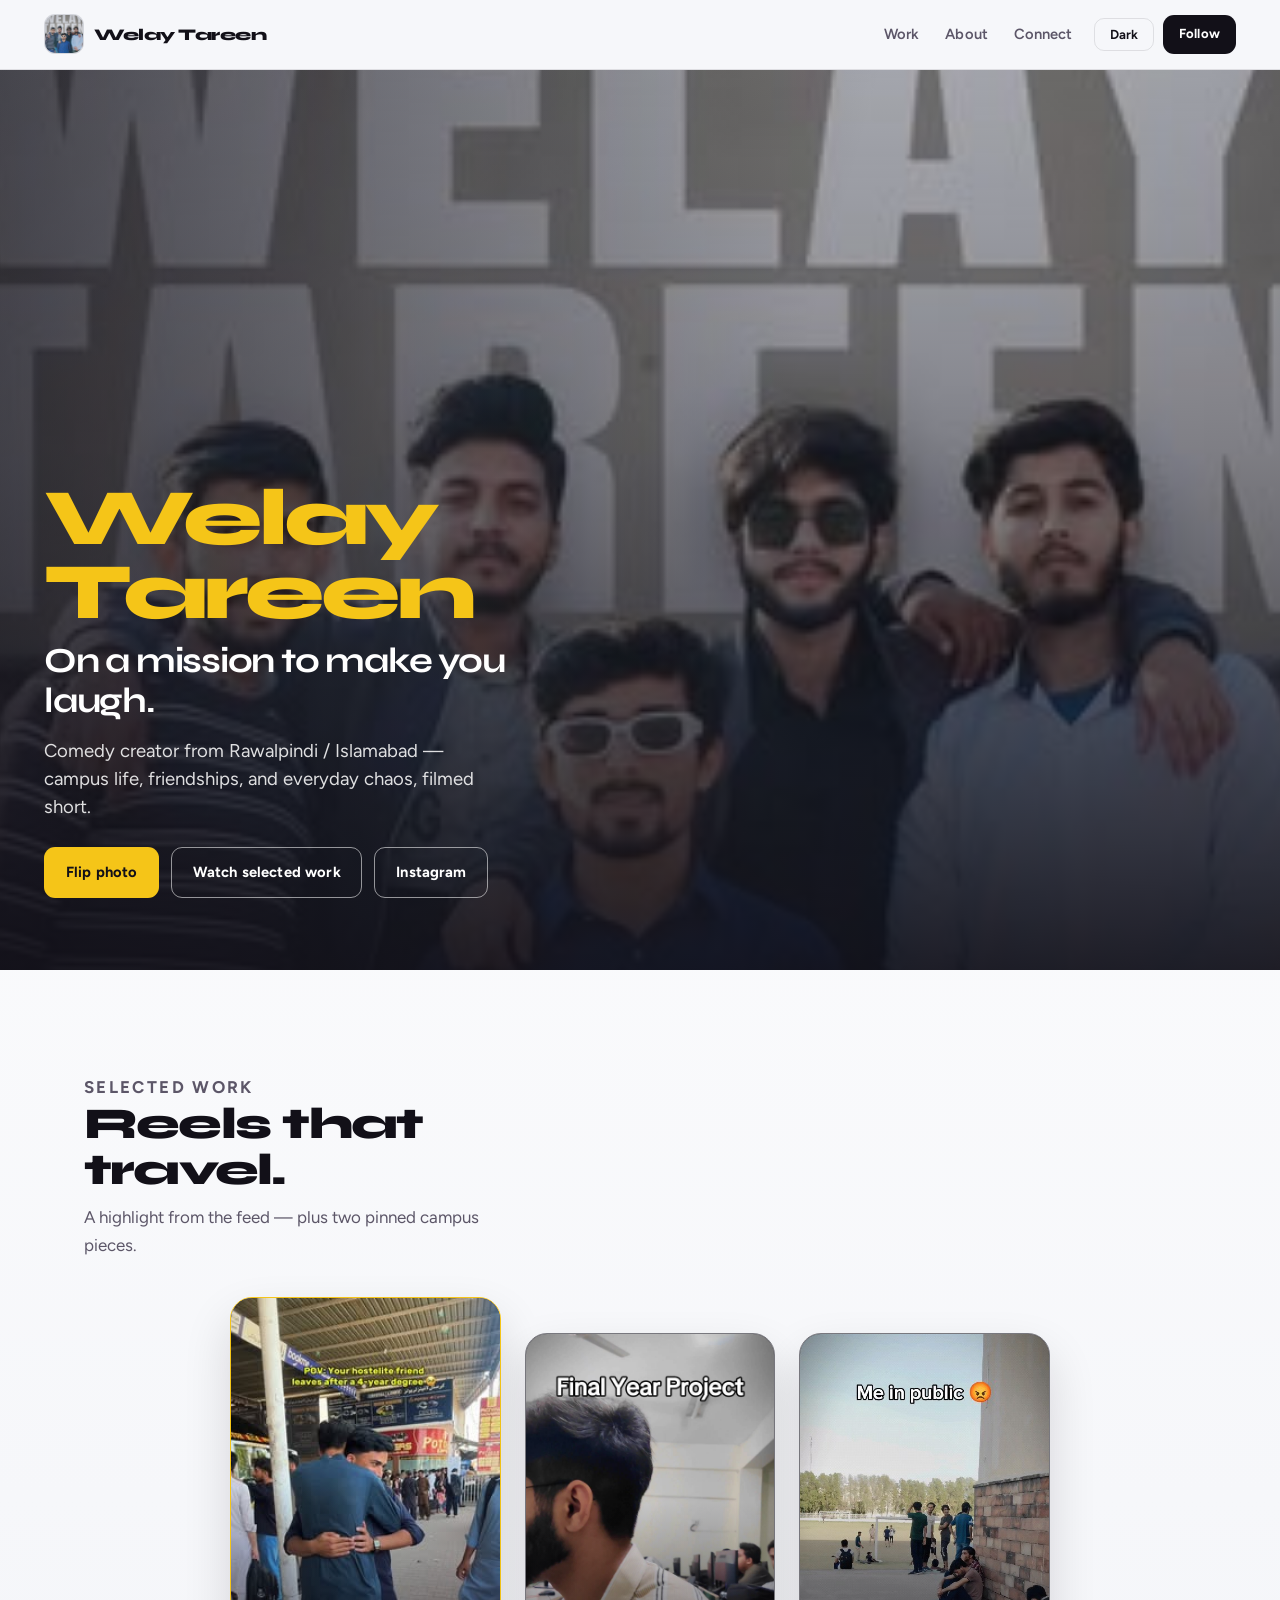
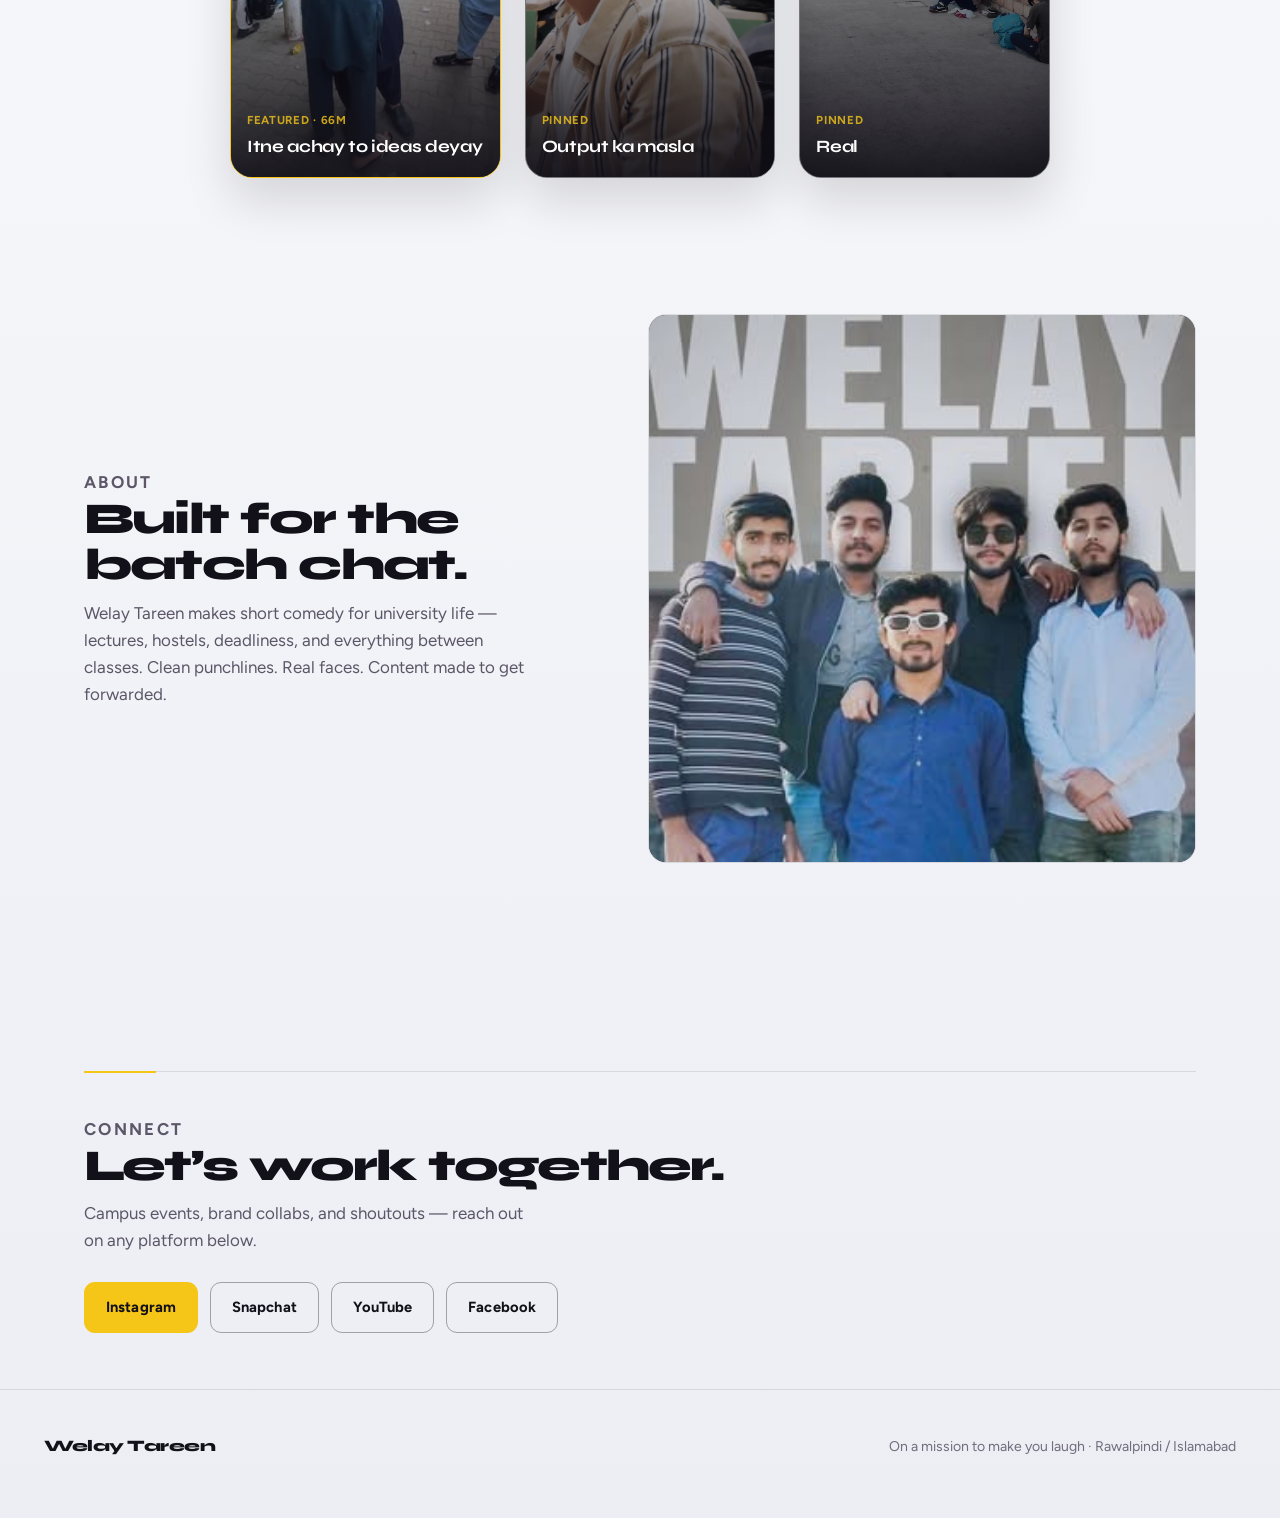
<file: index.html>
<!DOCTYPE html>
<html lang="en">
  <head>
    <meta charset="UTF-8" />
    <meta name="viewport" content="width=device-width, initial-scale=1" />
    <title>Welay Tareen — On a mission to make you laugh</title>
    <meta
      name="description"
      content="Welay Tareen — comedy content creator from Rawalpindi / Islamabad. Short, sharp campus reels."
    />
    <link rel="preconnect" href="https://fonts.googleapis.com" />
    <link rel="preconnect" href="https://fonts.gstatic.com" crossorigin />
    <link
      href="https://fonts.googleapis.com/css2?family=Syne:wght@600;700;800&family=Figtree:wght@400;500;600;700&display=swap"
      rel="stylesheet"
    />
    <link rel="stylesheet" href="styles/main.css" />
    <script>
      (function () {
        try {
          var t = localStorage.getItem("welay-theme");
          if (t !== "dark" && t !== "light") {
            t = matchMedia("(prefers-color-scheme: dark)").matches ? "dark" : "light";
          }
          document.documentElement.setAttribute("data-theme", t);
        } catch (e) {
          document.documentElement.setAttribute("data-theme", "light");
        }
      })();
    </script>
  </head>
  <body>
    <a class="skip-link" href="#main">Skip to content</a>

    <header class="site-header">
      <a class="brand-mark" href="#top" aria-label="Welay Tareen home">
        <img class="brand-dp" src="assets/dp.jpg" alt="" width="40" height="40" />
        <span>Welay Tareen</span>
      </a>
      <nav class="nav" aria-label="Primary">
        <a href="#reels">Work</a>
        <a href="#about">About</a>
        <a href="#contact">Connect</a>
      </nav>
      <div class="header-actions">
        <button
          type="button"
          id="theme-toggle"
          class="theme-toggle"
          aria-label="Switch theme"
          title="Dark / Light"
        >
          <span class="theme-toggle-label" data-when="light">Dark</span>
          <span class="theme-toggle-label" data-when="dark">Light</span>
        </button>
        <a
          class="btn btn-small"
          href="https://www.instagram.com/welay_tareen/"
          target="_blank"
          rel="noopener noreferrer"
          >Follow</a
        >
      </div>
    </header>

    <main id="main">
      <section class="hero" id="top" aria-labelledby="hero-brand">
        <div class="hero-media" id="hero-media" aria-hidden="true">
          <img class="flip-target" src="assets/dp.jpg" alt="" />
          <div class="hero-wash"></div>
        </div>

        <div class="hero-copy">
          <p class="brand" id="hero-brand">Welay Tareen</p>
          <h1>On a mission to make you laugh.</h1>
          <p class="lede">
            Comedy creator from Rawalpindi / Islamabad — campus life, friendships, and everyday
            chaos, filmed short.
          </p>
          <div class="cta-row">
            <button
              type="button"
              class="btn btn-primary"
              id="flip-banda"
              aria-pressed="false"
              aria-label="Flip photo upside down"
            >
              Flip photo
            </button>
            <a class="btn btn-ghost" href="#reels">Watch selected work</a>
            <a
              class="btn btn-ghost"
              href="https://www.instagram.com/welay_tareen/"
              target="_blank"
              rel="noopener noreferrer"
              >Instagram</a
            >
          </div>
        </div>
      </section>

      <section class="section reels" id="reels" aria-labelledby="reels-title">
        <div class="section-head reveal">
          <p class="eyebrow">Selected work</p>
          <h2 id="reels-title">Reels that travel.</h2>
          <p>A highlight from the feed — plus two pinned campus pieces.</p>
        </div>

        <div class="phone-row" role="list">
          <article class="phone phone-feature" role="listitem">
            <a
              class="phone-link"
              href="https://www.instagram.com/reel/DR-Epk_CvMp/"
              target="_blank"
              rel="noopener noreferrer"
            >
              <img src="assets/ig-viral.jpg" alt="Welay Tareen viral Instagram reel" />
              <span class="phone-meta">
                <span class="phone-handle">Featured · 66M</span>
                <span class="phone-title">Itne achay to ideas deyay</span>
              </span>
            </a>
          </article>
          <article class="phone" role="listitem">
            <a
              class="phone-link"
              href="https://www.instagram.com/reel/C5BryT2shfr/"
              target="_blank"
              rel="noopener noreferrer"
            >
              <img src="assets/ig-reel1.jpg" alt="Welay Tareen project reel Output ka masla" />
              <span class="phone-meta">
                <span class="phone-handle">Pinned</span>
                <span class="phone-title">Output ka masla</span>
              </span>
            </a>
          </article>
          <article class="phone" role="listitem">
            <a
              class="phone-link"
              href="https://www.instagram.com/reel/C7XAhgZNTE6/"
              target="_blank"
              rel="noopener noreferrer"
            >
              <img src="assets/ig-reel2.jpg" alt="Welay Tareen project reel Real" />
              <span class="phone-meta">
                <span class="phone-handle">Pinned</span>
                <span class="phone-title">Real</span>
              </span>
            </a>
          </article>
        </div>
      </section>

      <section class="section about" id="about" aria-labelledby="about-title">
        <div class="about-grid reveal">
          <div class="about-copy">
            <p class="eyebrow">About</p>
            <h2 id="about-title">Built for the batch chat.</h2>
            <p>
              Welay Tareen makes short comedy for university life — lectures, hostels, deadliness,
              and everything between classes. Clean punchlines. Real faces. Content made to get
              forwarded.
            </p>
          </div>
          <figure class="about-figure">
            <img src="assets/dp.jpg" alt="Welay Tareen" />
          </figure>
        </div>
      </section>

      <section class="section contact" id="contact" aria-labelledby="contact-title">
        <div class="contact-panel reveal">
          <p class="eyebrow">Connect</p>
          <h2 id="contact-title">Let’s work together.</h2>
          <p>Campus events, brand collabs, and shoutouts — reach out on any platform below.</p>
          <div class="cta-row contact-links">
            <a
              class="btn btn-primary"
              href="https://www.instagram.com/welay_tareen/"
              target="_blank"
              rel="noopener noreferrer"
              >Instagram</a
            >
            <a
              class="btn btn-ghost"
              href="https://www.snapchat.com/@welay-tareen"
              target="_blank"
              rel="noopener noreferrer"
              >Snapchat</a
            >
            <a
              class="btn btn-ghost"
              href="https://www.youtube.com/@welaytareen"
              target="_blank"
              rel="noopener noreferrer"
              >YouTube</a
            >
            <a
              class="btn btn-ghost"
              href="https://www.facebook.com/people/Welay-Tareen/61556095808735/"
              target="_blank"
              rel="noopener noreferrer"
              >Facebook</a
            >
          </div>
        </div>
      </section>
    </main>

    <footer class="site-footer">
      <div class="footer-inner">
        <p><span class="brand-inline">Welay Tareen</span></p>
        <p class="fine">On a mission to make you laugh · Rawalpindi / Islamabad</p>
      </div>
    </footer>

    <script src="js/main.js"></script>
  </body>
</html>
</file>
<file: styles/main.css>
:root,
html[data-theme="light"] {
  --ink: #121018;
  --ink-soft: #2a2634;
  --paper: #f6f7fa;
  --paper-deep: #eceef4;
  --lemon: #f5c518;
  --coral: #e85d3b;
  --muted: #5c5668;
  --line: rgba(18, 16, 24, 0.1);
  --header-bg: rgba(246, 247, 250, 0.9);
  --btn-on-ink: #ffffff;
  --phone-shadow: rgba(18, 16, 24, 0.14);
  --accent-soft: rgba(245, 197, 24, 0.16);
  --bg:
    radial-gradient(1000px 480px at 8% -8%, var(--accent-soft), transparent 58%),
    radial-gradient(800px 420px at 100% 12%, rgba(232, 93, 59, 0.08), transparent 52%),
    linear-gradient(180deg, #ffffff 0%, var(--paper) 48%, var(--paper-deep) 100%);
  --font-display: "Syne", system-ui, sans-serif;
  --font-body: "Figtree", system-ui, sans-serif;
  --max: 1120px;
  --radius: 16px;
  --ease: cubic-bezier(0.22, 1, 0.36, 1);
}

html[data-theme="dark"] {
  --ink: #f2efe8;
  --ink-soft: #d4cec4;
  --paper: #121018;
  --paper-deep: #0b0a0f;
  --lemon: #f5c518;
  --coral: #ff6f4d;
  --muted: #a8a0b4;
  --line: rgba(242, 239, 232, 0.12);
  --header-bg: rgba(18, 16, 24, 0.9);
  --btn-on-ink: #121018;
  --phone-shadow: rgba(0, 0, 0, 0.4);
  --accent-soft: rgba(245, 197, 24, 0.1);
  --bg:
    radial-gradient(1000px 480px at 8% -8%, var(--accent-soft), transparent 58%),
    radial-gradient(800px 420px at 100% 12%, rgba(255, 111, 77, 0.08), transparent 52%),
    linear-gradient(180deg, #19161f 0%, var(--paper) 48%, var(--paper-deep) 100%);
}

*,
*::before,
*::after {
  box-sizing: border-box;
}

html {
  scroll-behavior: smooth;
}

body {
  margin: 0;
  font-family: var(--font-body);
  color: var(--ink);
  background: var(--bg);
  line-height: 1.55;
  min-height: 100vh;
  -webkit-font-smoothing: antialiased;
  transition: background 0.35s var(--ease), color 0.25s ease;
}

img {
  display: block;
  max-width: 100%;
  height: auto;
}

a {
  color: inherit;
  text-decoration: none;
}

.skip-link {
  position: absolute;
  left: -999px;
  top: 0;
  background: var(--ink);
  color: var(--btn-on-ink);
  padding: 0.6rem 1rem;
  z-index: 100;
}

.skip-link:focus {
  left: 0.75rem;
  top: 0.75rem;
}

.site-header {
  position: sticky;
  top: 0;
  z-index: 20;
  display: flex;
  align-items: center;
  gap: 1rem;
  padding: 0.9rem clamp(1.1rem, 4vw, 2.75rem);
  backdrop-filter: blur(16px);
  background: var(--header-bg);
  border-bottom: 1px solid var(--line);
}

.header-actions {
  display: flex;
  align-items: center;
  gap: 0.55rem;
  margin-left: auto;
}

.theme-toggle {
  appearance: none;
  border: 1.5px solid var(--line);
  background: transparent;
  color: var(--ink);
  font-family: var(--font-body);
  font-weight: 650;
  font-size: 0.82rem;
  letter-spacing: 0.02em;
  border-radius: 10px;
  padding: 0.52rem 0.9rem;
  cursor: pointer;
  transition: transform 0.3s var(--ease), background 0.2s ease, border-color 0.2s ease;
}

.theme-toggle:hover,
.theme-toggle:focus-visible {
  transform: translateY(-1px);
  border-color: var(--ink);
}

.theme-toggle-label {
  display: none;
}

html[data-theme="light"] .theme-toggle-label[data-when="light"],
html[data-theme="dark"] .theme-toggle-label[data-when="dark"] {
  display: inline;
}

.brand-mark {
  display: inline-flex;
  align-items: center;
  gap: 0.65rem;
  font-family: var(--font-display);
  font-weight: 800;
  font-size: 1.02rem;
  letter-spacing: -0.03em;
}

.brand-dp {
  width: 40px;
  height: 40px;
  border-radius: 11px;
  object-fit: cover;
  background: var(--paper-deep);
  border: 1px solid var(--line);
}

.nav {
  display: none;
  gap: 1.6rem;
  margin-left: auto;
  margin-right: 0.35rem;
  font-size: 0.92rem;
  font-weight: 600;
  letter-spacing: 0.01em;
}

.nav a {
  color: var(--muted);
  position: relative;
}

.nav a::after {
  content: "";
  position: absolute;
  left: 0;
  bottom: -0.25rem;
  width: 100%;
  height: 1.5px;
  background: var(--lemon);
  transform: scaleX(0);
  transform-origin: left;
  transition: transform 0.3s var(--ease);
}

.nav a:hover,
.nav a:focus-visible {
  color: var(--ink);
}

.nav a:hover::after,
.nav a:focus-visible::after {
  transform: scaleX(1);
}

.btn {
  display: inline-flex;
  align-items: center;
  justify-content: center;
  font-family: var(--font-body);
  font-weight: 700;
  font-size: 0.92rem;
  letter-spacing: 0.01em;
  border: 1.5px solid transparent;
  border-radius: 11px;
  padding: 0.82rem 1.3rem;
  transition: transform 0.35s var(--ease), background 0.25s ease, color 0.25s ease,
    border-color 0.25s ease;
  cursor: pointer;
}

.btn:hover,
.btn:focus-visible {
  transform: translateY(-2px);
}

.btn-small {
  padding: 0.52rem 0.95rem;
  font-size: 0.82rem;
  background: var(--ink);
  color: var(--btn-on-ink);
}

.btn-primary {
  background: var(--lemon);
  color: #121018;
}

.btn-primary:hover,
.btn-primary:focus-visible {
  background: #ffd84a;
}

.btn-ghost {
  background: transparent;
  border-color: color-mix(in srgb, var(--ink) 35%, transparent);
  color: var(--ink);
}

.btn-ghost:hover,
.btn-ghost:focus-visible {
  background: var(--ink);
  border-color: var(--ink);
  color: var(--btn-on-ink);
}

.hero {
  position: relative;
  min-height: 100svh;
  display: grid;
  align-items: end;
  padding: clamp(2rem, 6vw, 4.5rem) clamp(1.1rem, 4vw, 2.75rem);
  overflow: clip;
  color: #fff;
}

.hero-media {
  position: absolute;
  inset: 0;
  z-index: 0;
}

.hero-media .flip-target {
  width: 100%;
  height: 100%;
  object-fit: cover;
  object-position: center 16%;
  transform: scale(1.04);
  animation: hero-drift 20s var(--ease) infinite alternate;
  background: #211e2a;
  transform-origin: center center;
  transition: transform 0.7s var(--ease);
}

.hero-media.is-flipped .flip-target {
  animation: none;
  transform: rotate(180deg) scale(1.06);
}

.hero-wash {
  position: absolute;
  inset: 0;
  background:
    linear-gradient(180deg, rgba(18, 16, 24, 0.18) 0%, rgba(18, 16, 24, 0.42) 42%, rgba(18, 16, 24, 0.92) 100%),
    linear-gradient(105deg, rgba(18, 16, 24, 0.62) 0%, transparent 58%);
}

.hero-copy {
  position: relative;
  z-index: 1;
  max-width: 40rem;
  animation: rise-in 0.95s var(--ease) both;
}

.brand {
  margin: 0 0 0.7rem;
  font-family: var(--font-display);
  font-weight: 800;
  font-size: clamp(2.7rem, 8.2vw, 5rem);
  line-height: 0.92;
  letter-spacing: -0.05em;
  color: var(--lemon);
}

.hero h1 {
  margin: 0 0 0.95rem;
  font-family: var(--font-display);
  font-weight: 700;
  font-size: clamp(1.5rem, 3.4vw, 2.2rem);
  line-height: 1.15;
  letter-spacing: -0.035em;
  max-width: 18ch;
}

.lede {
  margin: 0 0 1.65rem;
  font-size: clamp(1.02rem, 2vw, 1.16rem);
  color: rgba(255, 255, 255, 0.86);
  max-width: 36ch;
  line-height: 1.5;
}

.cta-row {
  display: flex;
  flex-wrap: wrap;
  gap: 0.75rem;
}

.hero .btn-ghost {
  border-color: rgba(255, 255, 255, 0.55);
  color: #fff;
}

.hero .btn-ghost:hover,
.hero .btn-ghost:focus-visible {
  background: #fff;
  color: #121018;
  border-color: #fff;
}

.section {
  padding: clamp(4rem, 9vw, 6.5rem) clamp(1.1rem, 4vw, 2.75rem);
  max-width: calc(var(--max) + 5rem);
  margin: 0 auto;
}

.eyebrow {
  margin: 0 0 0.55rem;
  font-size: 0.78rem;
  font-weight: 700;
  letter-spacing: 0.14em;
  text-transform: uppercase;
  color: var(--coral);
}

.section-head {
  max-width: 34rem;
  margin-bottom: 2.4rem;
}

.section h2,
.contact-panel h2,
.about-copy h2 {
  margin: 0 0 0.7rem;
  font-family: var(--font-display);
  font-weight: 800;
  font-size: clamp(1.95rem, 4.2vw, 2.75rem);
  letter-spacing: -0.04em;
  line-height: 1.05;
}

.section-head p,
.about-copy p,
.contact-panel p {
  margin: 0;
  color: var(--muted);
  font-size: 1.06rem;
  max-width: 40ch;
  line-height: 1.6;
}

.phone-row {
  display: grid;
  gap: 1.4rem;
  justify-items: center;
}

.phone {
  margin: 0;
  width: min(100%, 230px);
}

.phone-feature {
  width: min(100%, 250px);
}

.phone-link {
  display: block;
  position: relative;
  aspect-ratio: 9 / 16;
  overflow: hidden;
  border-radius: 22px;
  border: 1.5px solid color-mix(in srgb, var(--ink) 55%, transparent);
  color: #fff;
  isolation: isolate;
  box-shadow: 0 22px 48px var(--phone-shadow);
  transform: translateY(22px);
  opacity: 0;
  transition: transform 0.55s var(--ease), box-shadow 0.35s ease;
}

.phone-feature .phone-link {
  border-color: var(--lemon);
}

.phone-link.is-in {
  opacity: 1;
  transform: translateY(0);
}

.phone-link:hover,
.phone-link:focus-visible {
  box-shadow: 0 28px 56px var(--phone-shadow);
}

.phone-link img {
  width: 100%;
  height: 100%;
  object-fit: cover;
  object-position: center 20%;
  transition: transform 0.75s var(--ease);
  background: #211e2a;
}

.phone-link::after {
  content: "";
  position: absolute;
  inset: 0;
  background: linear-gradient(180deg, transparent 38%, rgba(18, 16, 24, 0.92) 100%);
}

.phone-meta {
  position: absolute;
  left: 1rem;
  right: 1rem;
  bottom: 1.05rem;
  z-index: 1;
  display: grid;
  gap: 0.22rem;
}

.phone-handle {
  font-size: 0.72rem;
  font-weight: 700;
  letter-spacing: 0.06em;
  text-transform: uppercase;
  opacity: 0.8;
  color: var(--lemon);
}

.phone-title {
  font-family: var(--font-display);
  font-weight: 700;
  font-size: 1.08rem;
  letter-spacing: -0.02em;
}

.phone-link:hover img,
.phone-link:focus-visible img {
  transform: scale(1.045);
}

.about {
  padding-top: clamp(1rem, 3vw, 2rem);
}

.about-grid {
  display: grid;
  gap: 2.4rem;
  align-items: center;
}

.about-figure {
  margin: 0;
  border-radius: calc(var(--radius) + 2px);
  overflow: hidden;
  min-height: 300px;
  border: 1px solid var(--line);
}

.about-figure img {
  width: 100%;
  height: 100%;
  min-height: 300px;
  object-fit: cover;
  object-position: center 18%;
  background: #211e2a;
  transition: transform 0.8s var(--ease);
}

.about-figure:hover img {
  transform: scale(1.03);
}

.contact {
  padding-bottom: 3.5rem;
}

.contact-panel {
  border-top: 1px solid var(--line);
  padding-top: 2.75rem;
  position: relative;
}

.contact-panel::before {
  content: "";
  position: absolute;
  top: -1px;
  left: 0;
  width: 72px;
  height: 2px;
  background: var(--lemon);
}

.contact-links {
  margin-top: 1.7rem;
}

.site-footer {
  padding: 1.75rem clamp(1.1rem, 4vw, 2.75rem) 2.75rem;
  border-top: 1px solid var(--line);
  color: var(--muted);
}

.footer-inner {
  max-width: calc(var(--max) + 5rem);
  margin: 0 auto;
  display: flex;
  flex-wrap: wrap;
  align-items: baseline;
  justify-content: space-between;
  gap: 0.5rem 1.5rem;
}

.brand-inline {
  color: var(--ink);
  font-family: var(--font-display);
  font-weight: 800;
  letter-spacing: -0.03em;
}

.fine {
  margin: 0;
  opacity: 0.85;
  font-size: 0.88rem;
}

.reveal {
  animation: rise-in 0.85s var(--ease) both;
}

@keyframes hero-drift {
  from {
    transform: scale(1.04) translate3d(0, 0, 0);
  }
  to {
    transform: scale(1.09) translate3d(0, -1.2%, 0);
  }
}

@keyframes rise-in {
  from {
    opacity: 0;
    transform: translateY(26px);
  }
  to {
    opacity: 1;
    transform: translateY(0);
  }
}

@media (min-width: 720px) {
  .nav {
    display: flex;
  }

  .header-actions {
    margin-left: 0;
  }

  .phone-row {
    grid-template-columns: 1.08fr 1fr 1fr;
    align-items: end;
    gap: 1.5rem;
    max-width: 820px;
    margin: 0 auto;
  }

  .phone,
  .phone-feature {
    width: 100%;
  }

  .about-grid {
    grid-template-columns: 1fr 1.08fr;
    gap: 3.5rem;
  }
}

@media (prefers-reduced-motion: reduce) {
  html {
    scroll-behavior: auto;
  }

  .hero-media .flip-target,
  .hero-copy,
  .phone-link,
  .btn,
  .reveal,
  .about-figure img {
    animation: none !important;
    transition: none !important;
  }

  .phone-link {
    opacity: 1;
    transform: none;
  }
}
</file>
